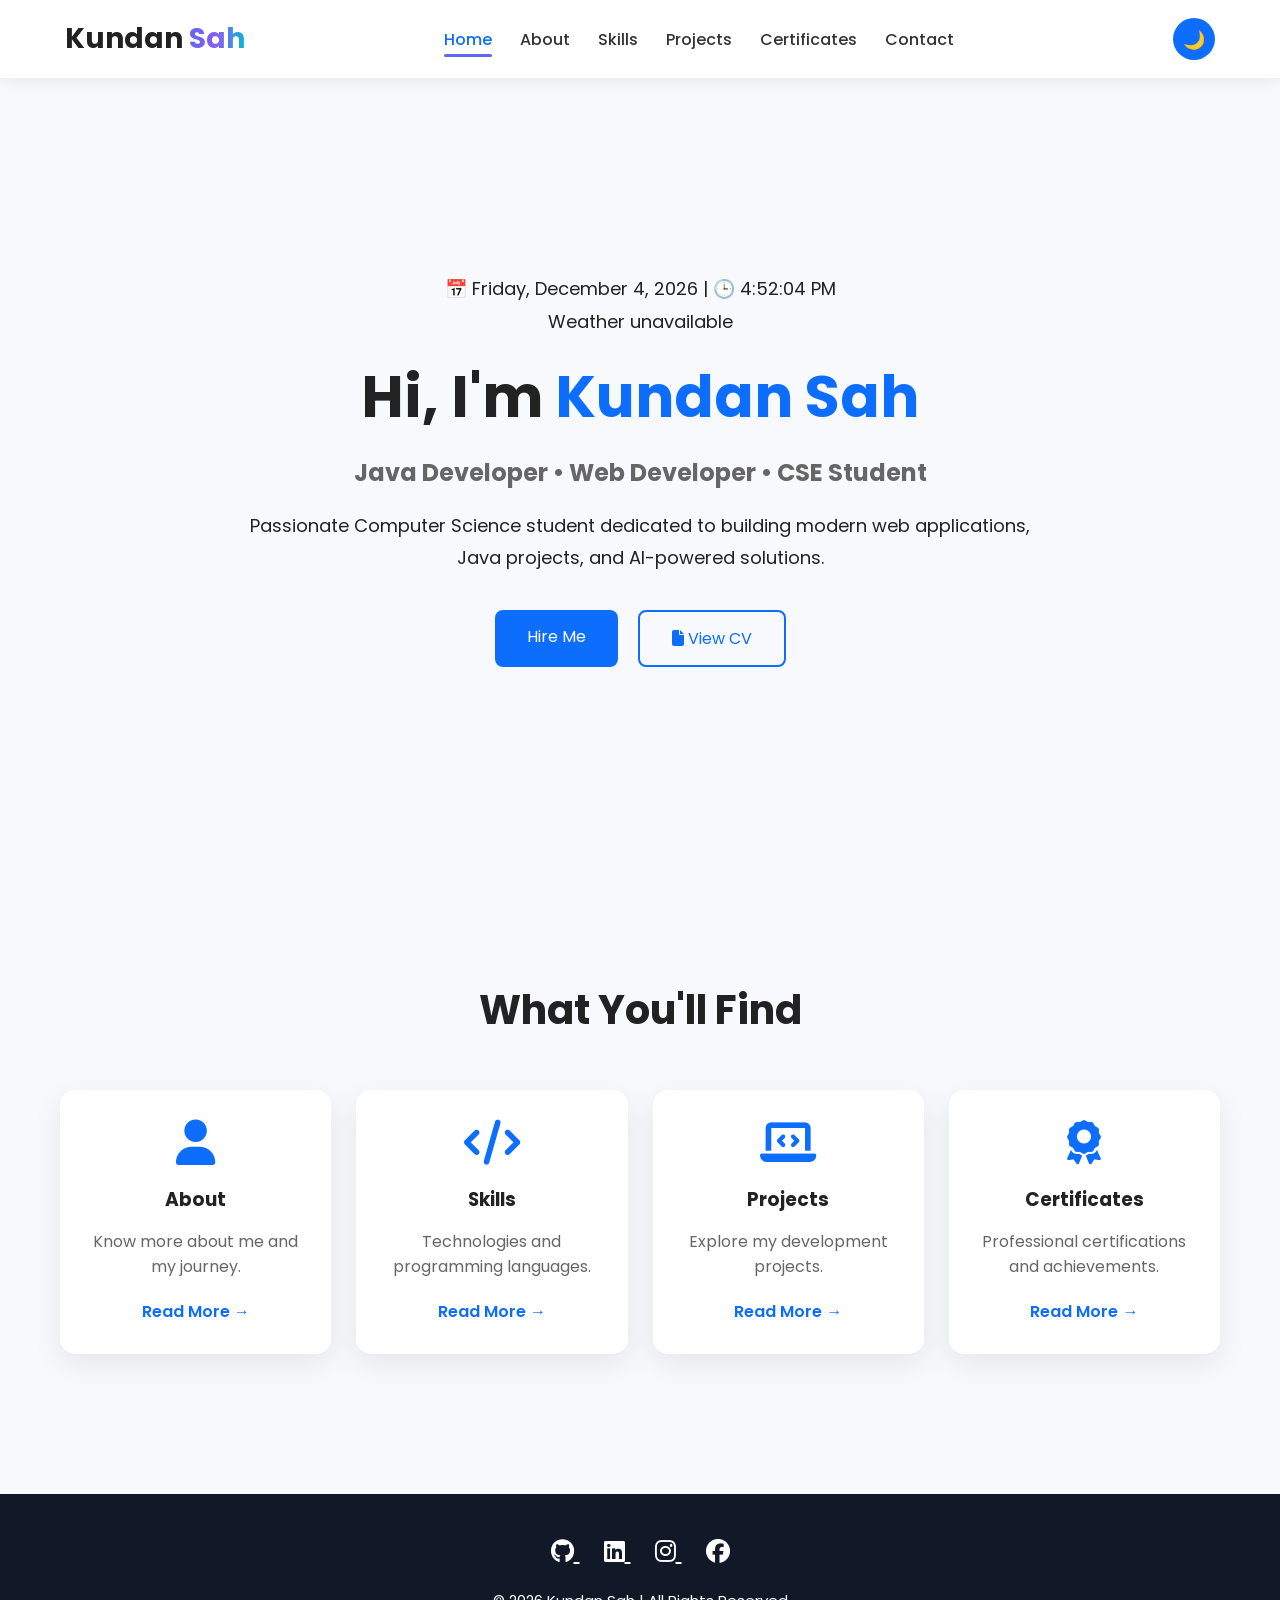
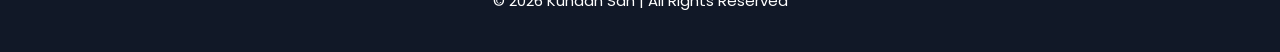
<file: index.html>
<!DOCTYPE html>
<html lang="en">
<head>
    <meta charset="UTF-8">
    <meta name="viewport" content="width=device-width, initial-scale=1.0">
    <title>Kundan Sah | Portfolio</title>

    <link rel="stylesheet" href="style.css">

    <link href="https://fonts.googleapis.com/css2?family=Poppins:wght@300;400;500;600;700&display=swap" rel="stylesheet">

    <link rel="stylesheet"
    href="https://cdnjs.cloudflare.com/ajax/libs/font-awesome/6.5.1/css/all.min.css">

</head>

<body>

<header>

<nav>

<div class="logo">
Kundan <span>Sah</span>
</div>

<ul class="nav-links">

<li><a href="index.html">Home</a></li>

<li><a href="about.html">About</a></li>

<li><a href="skills.html">Skills</a></li>

<li><a href="projects.html">Projects</a></li>

<li><a href="certificates.html">Certificates</a></li>

<li><a href="contact.html">Contact</a></li>



</ul>

<button id="themeToggle">🌙</button>

</nav>

</header>

<section class="hero">

<div class="hero-content">

<p id="clock"></p>

<p id="weather">
Loading weather...
</p>

<h1>
Hi, I'm <span>Kundan Sah</span>
</h1>

<h2>
Java Developer • Web Developer • CSE Student
</h2>

<p>

Passionate Computer Science student dedicated to building modern web applications, Java projects, and AI-powered solutions.

</p>

<div class="hero-buttons">

<a href="contact.html" class="btn">
Hire Me
</a>

<a href="cv.pdf" target="_blank" class="btn outline">

<i class="fas fa-file"></i>

View CV

</a>

</div>

</div>

</section>

<section class="quick">

<h2>
What You'll Find
</h2>

<div class="cards">

<div class="card">

<i class="fas fa-user"></i>

<h3>About</h3>

<p>
Know more about me and my journey.
</p>

<a href="about.html">Read More →</a>

</div>

<div class="card">

<i class="fas fa-code"></i>

<h3>Skills</h3>

<p>
Technologies and programming languages.
</p>

<a href="skills.html">Read More →</a>

</div>

<div class="card">

<i class="fas fa-laptop-code"></i>

<h3>Projects</h3>

<p>
Explore my development projects.
</p>

<a href="projects.html">Read More →</a>

</div>

<div class="card">

<i class="fas fa-award"></i>

<h3>Certificates</h3>

<p>
Professional certifications and achievements.
</p>

<a href="certificates.html">Read More →</a>

</div>

</div>

</section>

<footer>

<div class="social">

<a href="https://github.com">
<i class="fab fa-github"></i>
</a>

        <a href="https://www.linkedin.com/in/kundan-sah-74170b344?utm_source=share_via&utm_content=profile&utm_medium=member_android" target="_blank">
<i class="fab fa-linkedin"></i>
</a>

<a href="https://www.instagram.com/kundan.sahh?igsh=MWd3ZDlkMjM3ejlvdg==" target="_blank">
<i class="fab fa-instagram"></i>
</a>

<a href="https://www.facebook.com/share/1CZFePq1vY/" target="_blank">
<i class="fab fa-facebook"></i>
</a>

</div>

<p>

© 2026 Kundan Sah | All Rights Reserved

</p>

</footer>

<script src="script.js"></script>

</body>
</html>
</file>
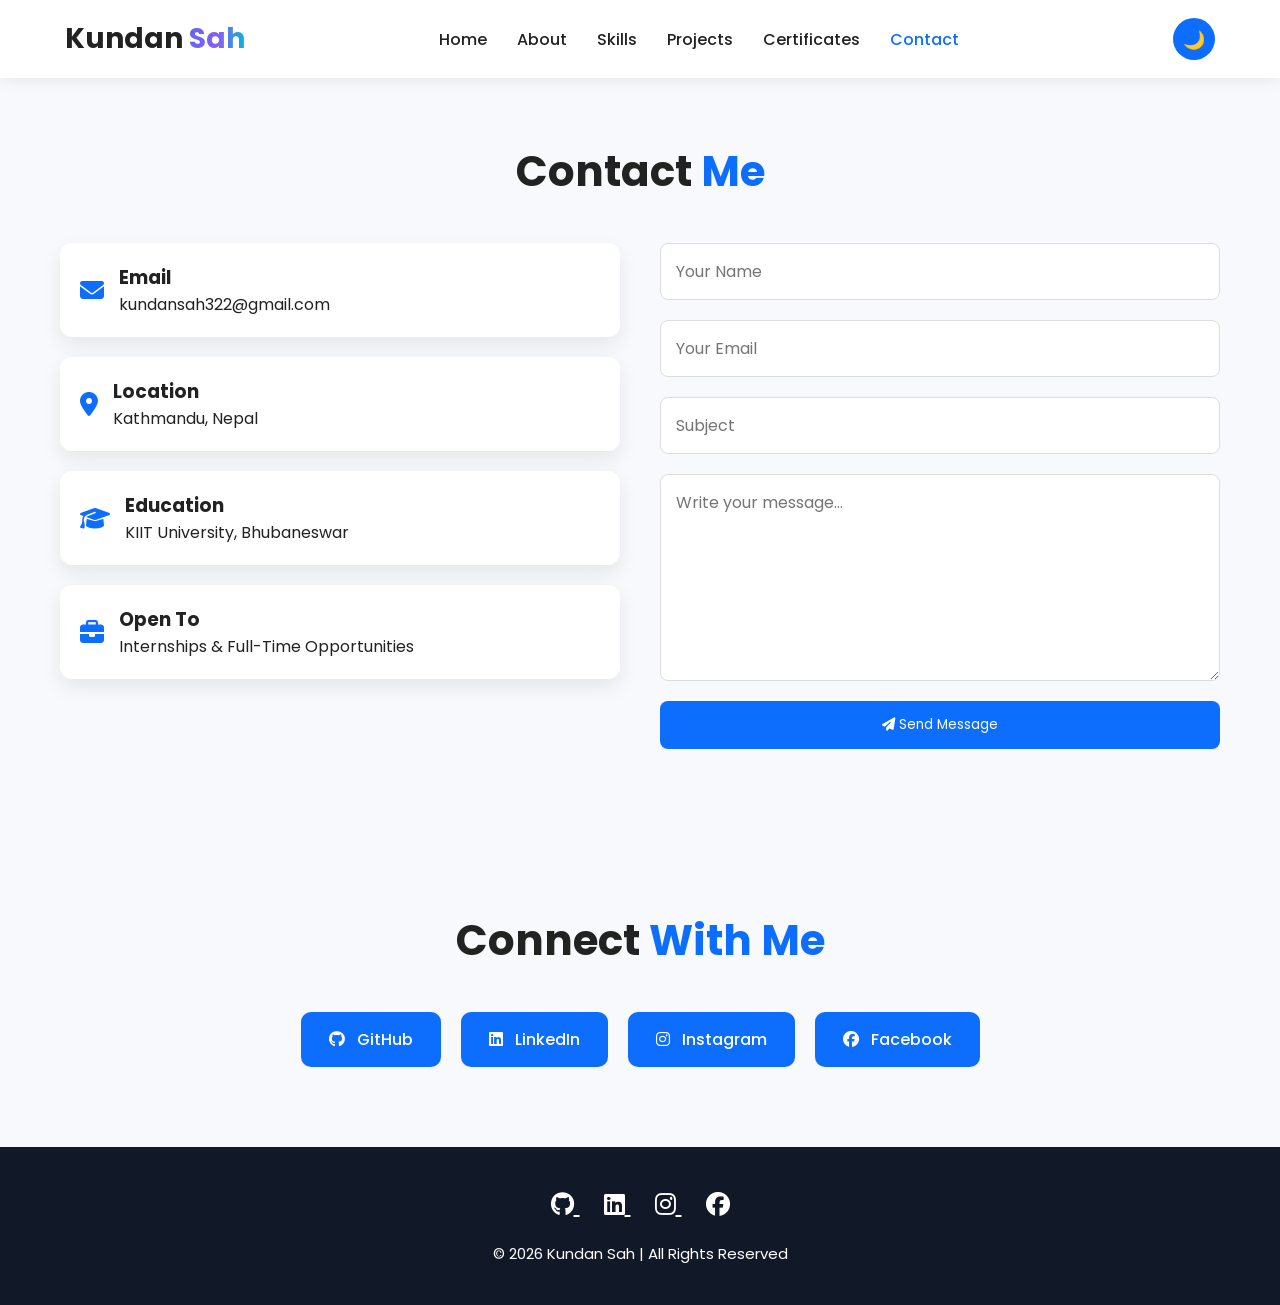
<file: contact.html>
<!DOCTYPE html>
<html lang="en">

<head>

<meta charset="UTF-8">
<meta name="viewport" content="width=device-width, initial-scale=1.0">

<title>Contact | Kundan Sah</title>

<link rel="stylesheet" href="style.css">

<link href="https://fonts.googleapis.com/css2?family=Poppins:wght@300;400;500;600;700&display=swap" rel="stylesheet">

<link rel="stylesheet"
href="https://cdnjs.cloudflare.com/ajax/libs/font-awesome/6.5.1/css/all.min.css">

</head>

<body>

<header>

<nav>

<div class="logo">
Kundan <span>Sah</span>
</div>

<ul>

<li><a href="index.html">Home</a></li>



<li><a href="about.html">About</a></li>
<li><a href="skills.html">Skills</a></li>
<li><a href="projects.html">Projects</a></li>
<li><a href="certificates.html">Certificates</a></li>
<li><a class="active" href="contact.html">Contact</a></li>





</ul>

<button id="themeToggle">🌙</button>

</nav>

</header>

<section class="page">

<h1>Contact <span>Me</span></h1>

<div class="contact-container">

<div class="contact-info">

<div class="info-box">
<i class="fas fa-envelope"></i>
<div>
<h3>Email</h3>
<p>kundansah322@gmail.com</p>
</div>
</div>

<div class="info-box">
<i class="fas fa-map-marker-alt"></i>
<div>
<h3>Location</h3>
<p>Kathmandu, Nepal</p>
</div>
</div>

<div class="info-box">
<i class="fas fa-graduation-cap"></i>
<div>
<h3>Education</h3>
<p>KIIT University, Bhubaneswar</p>
</div>
</div>

<div class="info-box">
<i class="fas fa-briefcase"></i>
<div>
<h3>Open To</h3>
<p>Internships & Full-Time Opportunities</p>
</div>
</div>

</div>

<form class="contact-form"

action="https://formspree.io/f/xdaqlaey"

method="POST">

<input
type="text"
name="name"
placeholder="Your Name"
required>

<input
type="email"
name="email"
placeholder="Your Email"
required>

<input
type="text"
name="subject"
placeholder="Subject"
required>

<textarea
name="message"
rows="7"
placeholder="Write your message..."
required></textarea>

<button class="btn" type="submit">
<i class="fas fa-paper-plane"></i>
Send Message
</button>

</form>

</div>

</section>

<section class="page">

<h1>Connect <span>With Me</span></h1>

<div class="social-contact">

<a href="https://github.com/YOUR_USERNAME" target="_blank">
<i class="fab fa-github"></i>
GitHub
</a>

<a href="https://www.linkedin.com/in/kundan-sah-74170b344" target="_blank">
<i class="fab fa-linkedin"></i>
LinkedIn
</a>

<a href="https://www.instagram.com/kundan.sahh/" target="_blank">
<i class="fab fa-instagram"></i>
Instagram
</a>

<a href="https://www.facebook.com/" target="_blank">
<i class="fab fa-facebook"></i>
Facebook
</a>

</div>

</section>

<footer>

<div class="social">

<a href="https://github.com/YOUR_USERNAME">
<i class="fab fa-github"></i>
</a>

<a href="https://www.linkedin.com/in/kundan-sah-74170b344">
<i class="fab fa-linkedin"></i>
</a>

<a href="https://www.instagram.com/kundan.sahh/">
<i class="fab fa-instagram"></i>
</a>

<a href="https://www.facebook.com/">
<i class="fab fa-facebook"></i>
</a>

</div>

<p>© 2026 Kundan Sah | All Rights Reserved</p>

</footer>

<script src="script.js"></script>

</body>
</html>
</file>
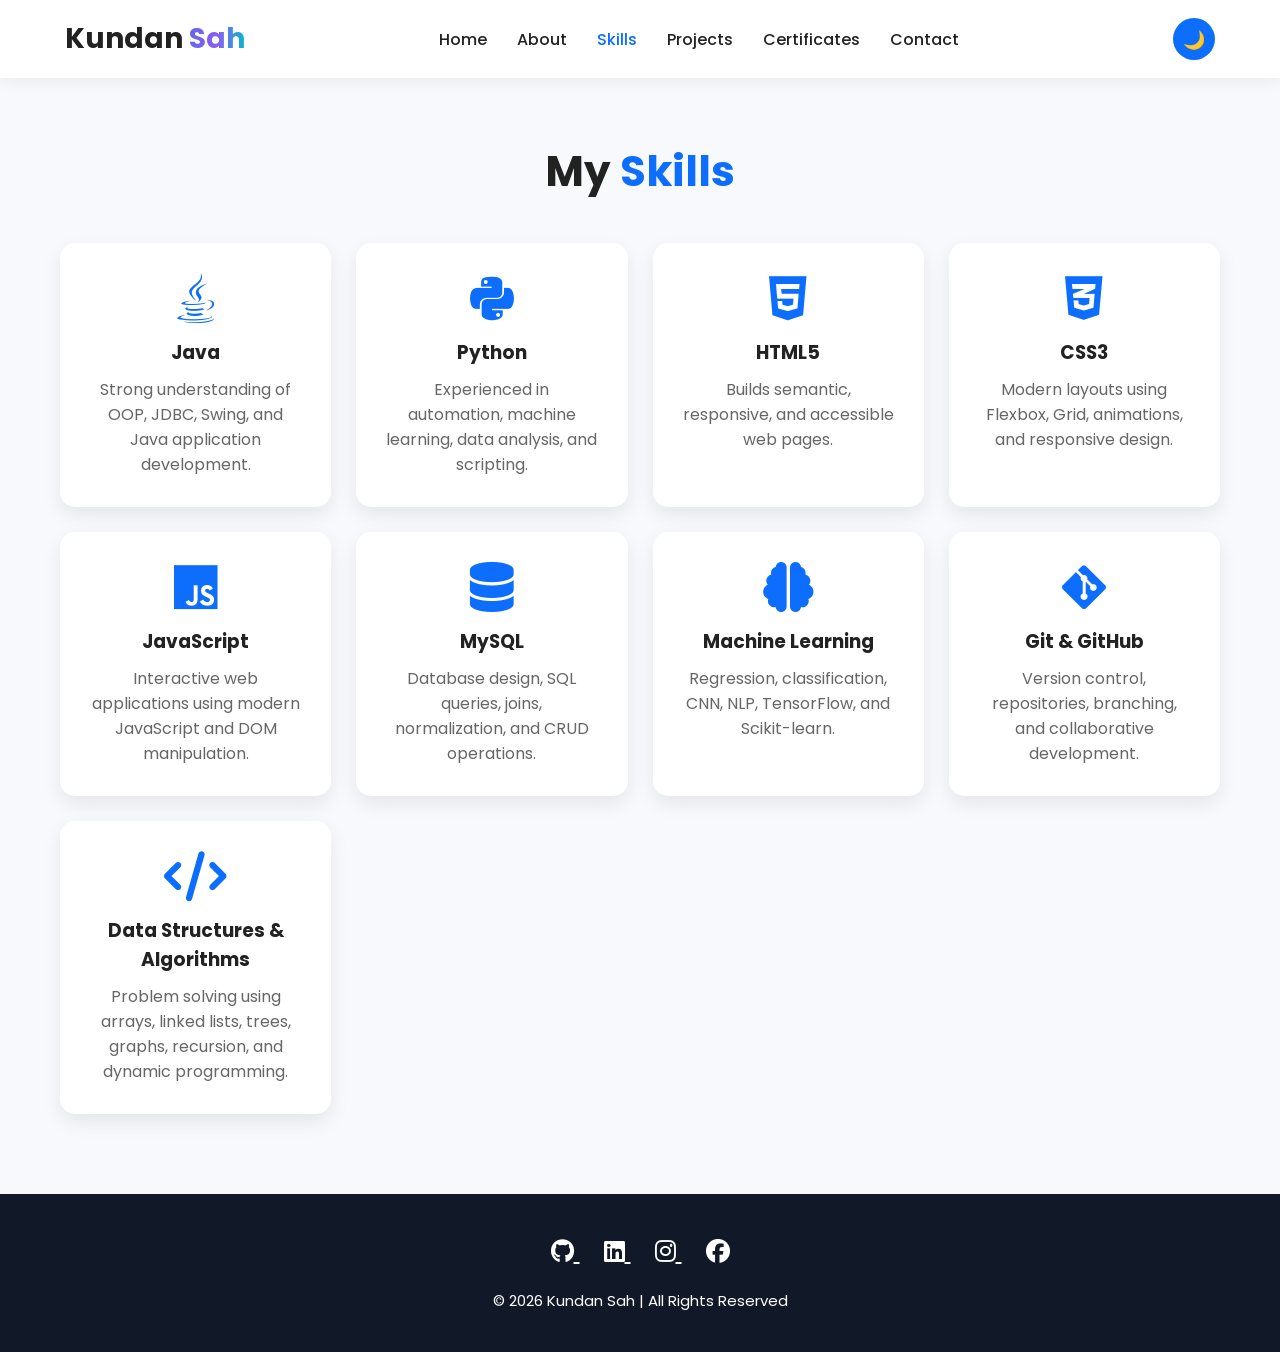
<file: skills.html>
<!DOCTYPE html>
<html lang="en">

<head>

<meta charset="UTF-8">
<meta name="viewport" content="width=device-width, initial-scale=1.0">

<title>Skills | Kundan Sah</title>

<link rel="stylesheet" href="style.css">

<link href="https://fonts.googleapis.com/css2?family=Poppins:wght@300;400;500;600;700&display=swap" rel="stylesheet">

<link rel="stylesheet"
href="https://cdnjs.cloudflare.com/ajax/libs/font-awesome/6.5.1/css/all.min.css">

</head>

<body>

<header>

<nav>

<div class="logo">
Kundan <span>Sah</span>
</div>

<ul>

<li><a href="index.html">Home</a></li>



<li><a href="about.html">About</a></li>

<li><a class="active" href="skills.html">Skills</a></li>

<li><a href="projects.html">Projects</a></li>

<li><a href="certificates.html">Certificates</a></li>

<li><a href="contact.html">Contact</a></li>

</ul>

</li>


</ul>

<button id="themeToggle">🌙</button>

</nav>

</header>

<section class="page">

<h1>My <span>Skills</span></h1>

<div class="skills-grid">

<div class="skill-card">

<i class="fab fa-java"></i>

<h3>Java</h3>

<p>
Strong understanding of OOP, JDBC, Swing, and Java application development.
</p>

</div>

<div class="skill-card">

<i class="fab fa-python"></i>

<h3>Python</h3>

<p>
Experienced in automation, machine learning, data analysis, and scripting.
</p>

</div>

<div class="skill-card">

<i class="fab fa-html5"></i>

<h3>HTML5</h3>

<p>
Builds semantic, responsive, and accessible web pages.
</p>

</div>

<div class="skill-card">

<i class="fab fa-css3-alt"></i>

<h3>CSS3</h3>

<p>
Modern layouts using Flexbox, Grid, animations, and responsive design.
</p>

</div>

<div class="skill-card">

<i class="fab fa-js"></i>

<h3>JavaScript</h3>

<p>
Interactive web applications using modern JavaScript and DOM manipulation.
</p>

</div>

<div class="skill-card">

<i class="fas fa-database"></i>

<h3>MySQL</h3>

<p>
Database design, SQL queries, joins, normalization, and CRUD operations.
</p>

</div>

<div class="skill-card">

<i class="fas fa-brain"></i>

<h3>Machine Learning</h3>

<p>
Regression, classification, CNN, NLP, TensorFlow, and Scikit-learn.
</p>

</div>

<div class="skill-card">

<i class="fab fa-git-alt"></i>

<h3>Git & GitHub</h3>

<p>
Version control, repositories, branching, and collaborative development.
</p>

</div>

<div class="skill-card">

<i class="fas fa-code"></i>

<h3>Data Structures & Algorithms</h3>

<p>
Problem solving using arrays, linked lists, trees, graphs, recursion, and dynamic programming.
</p>

</div>

</div>

</section>

<footer>

<div class="social">

<a href="https://github.com/yourusername" target="_blank">
<i class="fab fa-github"></i>
</a>

<a href="https://www.linkedin.com/in/kundan-sah-74170b344" target="_blank">
<i class="fab fa-linkedin"></i>
</a>

<a href="https://www.instagram.com/kundan.sahh/" target="_blank">
<i class="fab fa-instagram"></i>
</a>

 <a href="https://www.facebook.com/share/1CZFePq1vY/" target="_blank">
<i class="fab fa-facebook"></i>
</a>

</div>

<p>© 2026 Kundan Sah | All Rights Reserved</p>

</footer>

<script src="script.js"></script>

</body>

</html>
</file>
<file: style.css>
*{
    margin:0;
    padding:0;
    box-sizing:border-box;
    font-family:'Poppins',sans-serif;
    scroll-behavior:smooth;
}

body{
    background:#f8f9fc;
    color:#222;
    transition:.4s;
}

/* Dark Mode */

body.dark{
    background:#111827;
    color:#fff;
}

/* Header */

/* ======================
   NAVBAR
====================== */

header{

position:fixed;

top:0;

left:0;

width:100%;

background:rgba(255,255,255,.9);

backdrop-filter:blur(15px);

box-shadow:0 2px 15px rgba(0,0,0,.08);

z-index:1000;

}

body.dark header{

background:rgba(15,23,42,.95);

}

nav{

max-width:1200px;

margin:auto;

display:flex;

justify-content:space-between;

align-items:center;

padding:18px 25px;

}

.logo{

font-size:30px;

font-weight:700;

}

.logo span{

background:linear-gradient(90deg,#6366F1,#8B5CF6,#06B6D4);

-webkit-background-clip:text;

-webkit-text-fill-color:transparent;

}

.nav-links{

display:flex;

align-items:center;

gap:28px;

list-style:none;

}

.nav-links a{

text-decoration:none;

font-weight:500;

color:#333;

position:relative;

transition:.3s;

}

body.dark .nav-links a{

color:white;

}

/* Hover Line */

.nav-links a::after{

content:"";

position:absolute;

left:0;

bottom:-6px;

width:0;

height:3px;

background:#6366F1;

transition:.3s;

border-radius:5px;

}

.nav-links a:hover::after,

.nav-links a.active::after{

width:100%;

}

.nav-links a:hover{

color:#6366F1;

}


#themeToggle{

margin-left:20px;

width:45px;

height:45px;

border:none;

border-radius:50%;

background:#6366F1;

color:white;

cursor:pointer;

font-size:18px;

transition:.3s;

}

#themeToggle:hover{

transform:rotate(180deg);

}
/* Logo */

.logo{
    font-size:28px;
    font-weight:700;
}

.logo span{
    color:#0d6efd;
}

/* Menu */

nav ul{
    display:flex;
    list-style:none;
    gap:30px;
    align-items:center;
}

nav ul li{
    position:relative;
}

nav ul li a{
    text-decoration:none;
    color:inherit;
    font-weight:500;
    transition:.3s;
}

nav ul li a:hover,
nav ul li a.active{
    color:#0d6efd;
}

/* Dropdown */



/* Theme Button */

#themeToggle{
    border:none;
    background:#0d6efd;
    color:#fff;
    width:42px;
    height:42px;
    border-radius:50%;
    cursor:pointer;
    font-size:18px;
}

/* Hero */

.hero{
    min-height:100vh;
    display:flex;
    justify-content:center;
    align-items:center;
    padding:120px 20px 80px;
    text-align:center;
}

.hero-content{
    max-width:800px;
}

.hero h1{
    font-size:58px;
    margin:15px 0;
}

.hero h1 span{
    color:#0d6efd;
}

.hero h2{
    font-size:24px;
    color:#666;
    margin-bottom:20px;
}

body.dark .hero h2{
    color:#bbb;
}

.hero p{
    font-size:18px;
    line-height:1.8;
}

/* Buttons */

.hero-buttons{
    margin-top:35px;
    display:flex;
    justify-content:center;
    gap:20px;
    flex-wrap:wrap;
}

.btn{
    background:#0d6efd;
    color:#fff;
    text-decoration:none;
    padding:14px 32px;
    border-radius:8px;
    transition:.3s;
}

.btn:hover{
    transform:translateY(-3px);
}

.outline{
    background:transparent;
    border:2px solid #0d6efd;
    color:#0d6efd;
}

/* Quick Section */

.quick{
    padding:80px 20px;
    max-width:1200px;
    margin:auto;
}

.quick h2{
    text-align:center;
    font-size:40px;
    margin-bottom:50px;
}

.cards{
    display:grid;
    grid-template-columns:repeat(auto-fit,minmax(250px,1fr));
    gap:25px;
}

.card{
    background:#fff;
    padding:30px;
    border-radius:15px;
    text-align:center;
    box-shadow:0 10px 30px rgba(0,0,0,.08);
    transition:.3s;
}

body.dark .card{
    background:#1f2937;
}

.card:hover{
    transform:translateY(-10px);
}

.card i{
    font-size:45px;
    color:#0d6efd;
    margin-bottom:20px;
}

.card h3{
    margin-bottom:15px;
}

.card p{
    color:#666;
    margin-bottom:20px;
}

body.dark .card p{
    color:#bbb;
}

.card a{
    color:#0d6efd;
    text-decoration:none;
    font-weight:600;
}/* ===========================
   COMMON PAGE SECTION
=========================== */

.page{
    max-width:1200px;
    margin:120px auto 60px;
    padding:20px;
}

.page h1{
    text-align:center;
    font-size:42px;
    margin-bottom:40px;
}

.page h1 span{
    color:#0d6efd;
}

/* ===========================
   ABOUT PAGE
=========================== */

.about-container{
    display:flex;
    align-items:center;
    justify-content:center;
    gap:50px;
    flex-wrap:wrap;
}

.about-image img{
    width:320px;
    border-radius:20px;
    box-shadow:0 10px 25px rgba(0,0,0,.15);
}

.about-content{
    flex:1;
    min-width:300px;
}

.about-content h2{
    margin-bottom:15px;
    color:#0d6efd;
}

.about-content p{
    line-height:1.9;
    font-size:17px;
    color:#555;
}

body.dark .about-content p{
    color:#ddd;
}

/* ===========================
   SKILLS
=========================== */

.skills-grid{
    display:grid;
    grid-template-columns:repeat(auto-fit,minmax(250px,1fr));
    gap:25px;
}

.skill-card{
    background:#fff;
    border-radius:15px;
    padding:30px;
    text-align:center;
    box-shadow:0 8px 20px rgba(0,0,0,.08);
    transition:.3s;
}

body.dark .skill-card{
    background:#1f2937;
}

.skill-card:hover{
    transform:translateY(-8px);
}

.skill-card i{
    font-size:45px;
    color:#0d6efd;
    margin-bottom:20px;
}

.skill-card h3{
    margin-bottom:10px;
}

.skill-card p{
    color:#666;
}

body.dark .skill-card p{
    color:#ccc;
}

/* ===========================
   PROJECTS
=========================== */

.projects-grid{
    display:grid;
    grid-template-columns:repeat(auto-fit,minmax(300px,1fr));
    gap:30px;
}

.project-card{
    background:#fff;
    border-radius:15px;
    overflow:hidden;
    box-shadow:0 10px 25px rgba(0,0,0,.08);
    transition:.3s;
}

body.dark .project-card{
    background:#1f2937;
}

.project-card:hover{
    transform:translateY(-10px);
}

.project-card img{
    width:100%;
    height:220px;
    object-fit:cover;
}

.project-content{
    padding:25px;
}

.project-content h3{
    margin-bottom:12px;
}

.project-content p{
    color:#666;
    margin-bottom:20px;
}

body.dark .project-content p{
    color:#ccc;
}

.project-btn{
    display:inline-block;
    padding:10px 18px;
    background:#0d6efd;
    color:#fff;
    text-decoration:none;
    border-radius:8px;
}

/* ===========================
   CERTIFICATES
=========================== */

.certificates-grid{
    display:grid;
    grid-template-columns:repeat(auto-fit,minmax(280px,1fr));
    gap:30px;
}

.certificate-card{
    background:#fff;
    border-radius:15px;
    overflow:hidden;
    box-shadow:0 8px 20px rgba(0,0,0,.08);
    transition:.3s;
}

body.dark .certificate-card{
    background:#1f2937;
}

.certificate-card:hover{
    transform:translateY(-8px);
}

.certificate-card img{
    width:100%;
    height:220px;
    object-fit:cover;
}

.certificate-info{
    padding:20px;
}

.certificate-info h3{
    margin-bottom:10px;
}

.certificate-info p{
    color:#666;
    font-size:15px;
}

body.dark .certificate-info p{
    color:#ccc;
}

/* ===========================
   CONTACT
=========================== */

.contact-container{
    display:grid;
    grid-template-columns:1fr 1fr;
    gap:40px;
}

.contact-info{
    display:flex;
    flex-direction:column;
    gap:20px;
}

.info-box{
    display:flex;
    align-items:center;
    gap:15px;
    background:#fff;
    padding:20px;
    border-radius:12px;
    box-shadow:0 8px 20px rgba(0,0,0,.08);
}

body.dark .info-box{
    background:#1f2937;
}

.info-box i{
    color:#0d6efd;
    font-size:24px;
}

.contact-form{
    display:flex;
    flex-direction:column;
    gap:20px;
}

.contact-form input,
.contact-form textarea{
    padding:15px;
    border:1px solid #ddd;
    border-radius:8px;
    outline:none;
    font-size:16px;
}

body.dark .contact-form input,
body.dark .contact-form textarea{
    background:#1f2937;
    color:#fff;
    border:1px solid #444;
}

.contact-form button{
    border:none;
    cursor:pointer;
}

/* ===========================
   FOOTER
=========================== */

footer{
    background:#111827;
    color:#fff;
    text-align:center;
    padding:40px 20px;
    margin-top:60px;
}

.social{
    margin-bottom:20px;
}

.social a{
    color:#fff;
    font-size:24px;
    margin:0 12px;
    transition:.3s;
}

.social a:hover{
    color:#0d6efd;
}

footer p{
    font-size:15px;
}

/* ===========================
   RESPONSIVE
=========================== */

@media(max-width:900px){

nav{
    flex-direction:column;
    gap:20px;
}

nav ul{
    flex-wrap:wrap;
    justify-content:center;
}

.hero h1{
    font-size:42px;
}

.hero h2{
    font-size:20px;
}

.contact-container{
    grid-template-columns:1fr;
}

.about-container{
    flex-direction:column;
    text-align:center;
}

}

@media(max-width:600px){

.hero{
    padding:140px 20px 80px;
}

.hero h1{
    font-size:34px;
}

.hero h2{
    font-size:18px;
}

.hero-buttons{
    flex-direction:column;
}

.btn{
    width:100%;
}

.page h1,
.quick h2{
    font-size:32px;
}

.cards,
.skills-grid,
.projects-grid,
.certificates-grid{
    grid-template-columns:1fr;
}

}
.skill-card{
    text-align:center;
}

.skill-card i{
    font-size:50px;
    color:#0d6efd;
    margin-bottom:15px;
}

.skill-card h3{
    margin-bottom:10px;
}

.skill-card:hover i{
    transform:scale(1.15);
    transition:.3s;
}
.project-buttons{
    margin-top:20px;
    display:flex;
    gap:12px;
    flex-wrap:wrap;
}

.project-btn{
    padding:10px 18px;
    border-radius:8px;
    text-decoration:none;
    color:#fff;
    background:#0d6efd;
    transition:.3s;
    font-size:15px;
}

.project-btn:hover{
    transform:translateY(-3px);
}

.project-btn.demo{
    background:#198754;
}
.certificate-card{
    overflow:hidden;
}

.certificate-card img{
    transition:.4s;
}

.certificate-card:hover img{
    transform:scale(1.05);
}

.certificate-info{
    padding:20px;
}

.certificate-info p{
    margin:8px 0;
    line-height:1.6;
}
/* ==========================
   CONTACT SOCIAL LINKS
========================== */

.social-contact{
    display:flex;
    justify-content:center;
    gap:20px;
    flex-wrap:wrap;
    margin-top:30px;
}

.social-contact a{
    text-decoration:none;
    background:#0d6efd;
    color:#fff;
    padding:15px 28px;
    border-radius:10px;
    transition:.3s;
    font-weight:500;
}

.social-contact a i{
    margin-right:8px;
}

.social-contact a:hover{
    transform:translateY(-5px);
}

@media(max-width:768px){

.social-contact{
    flex-direction:column;
}

.social-contact a{
    width:100%;
    text-align:center;
}

}
@media(max-width:900px){

nav{

flex-direction:column;

gap:20px;

}

.nav-links{

flex-wrap:wrap;

justify-content:center;

gap:18px;

}

.logo{

font-size:26px;

}

}
</file>
